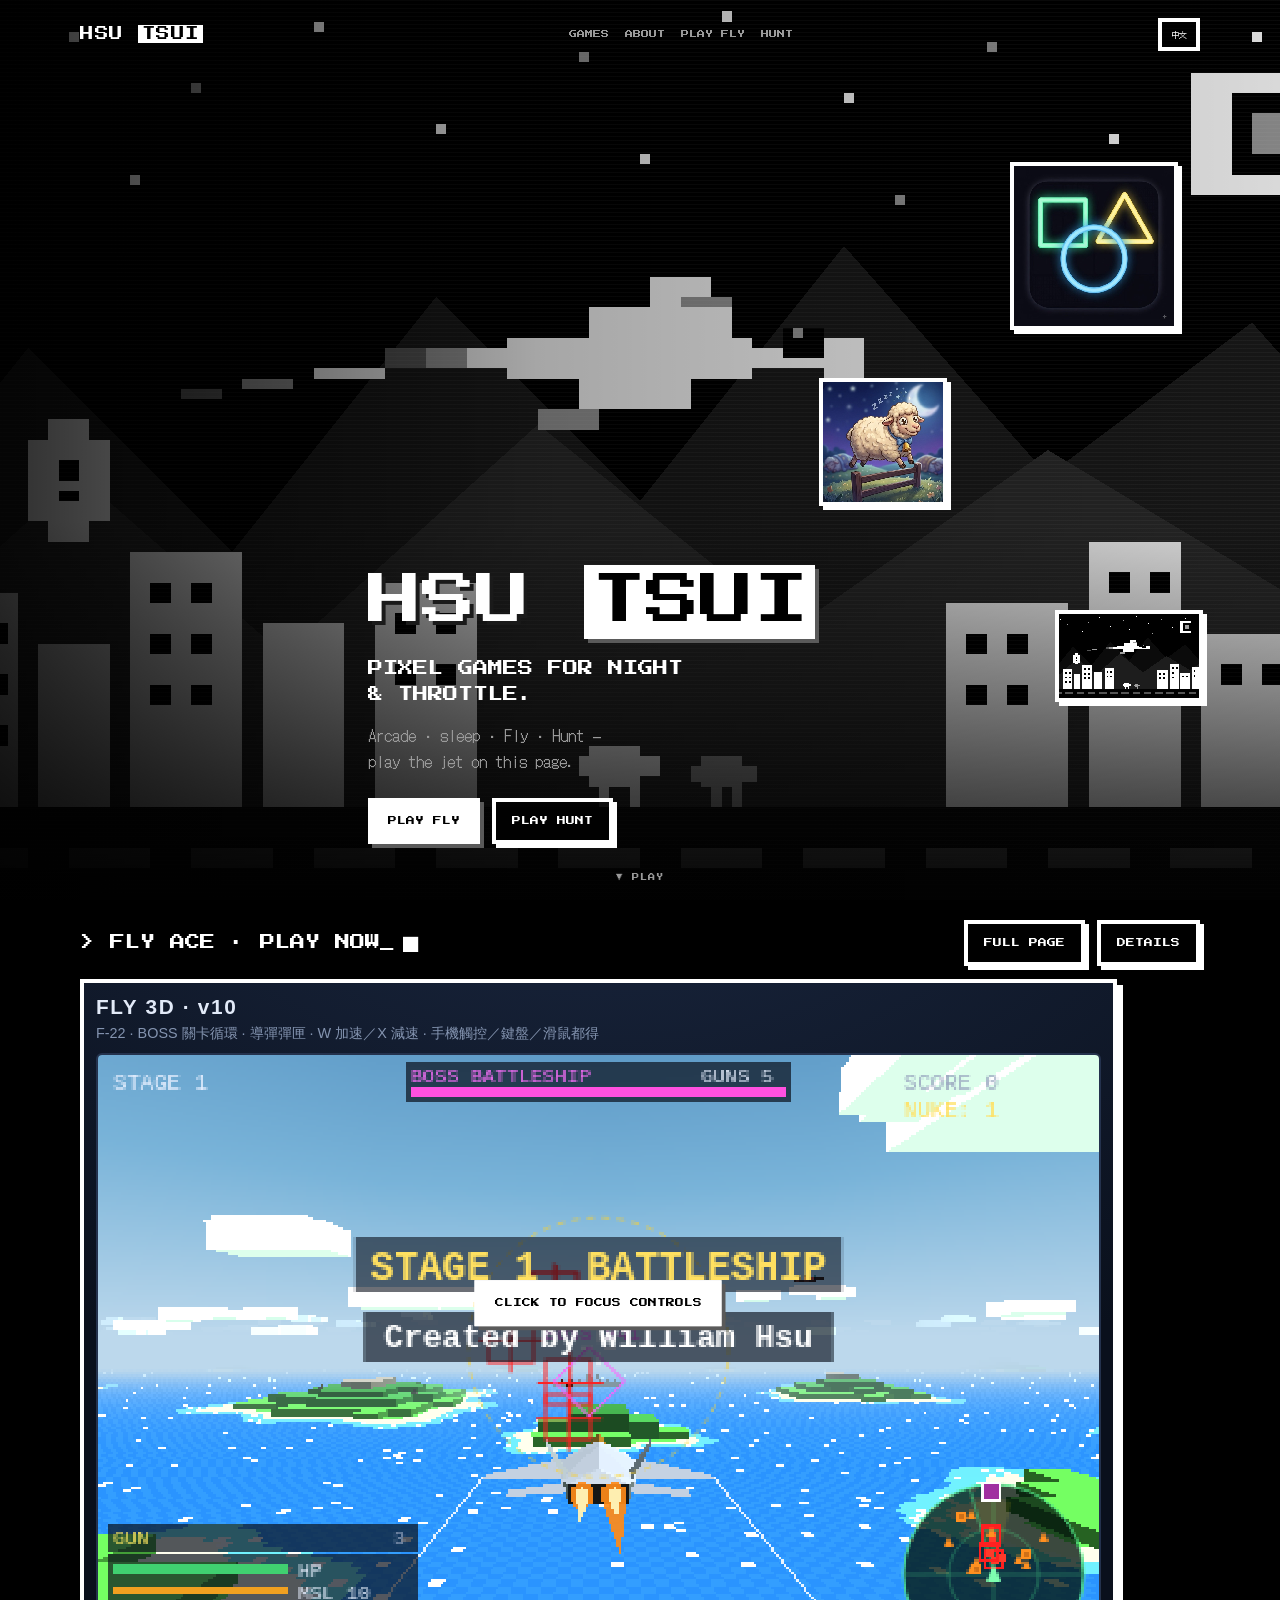
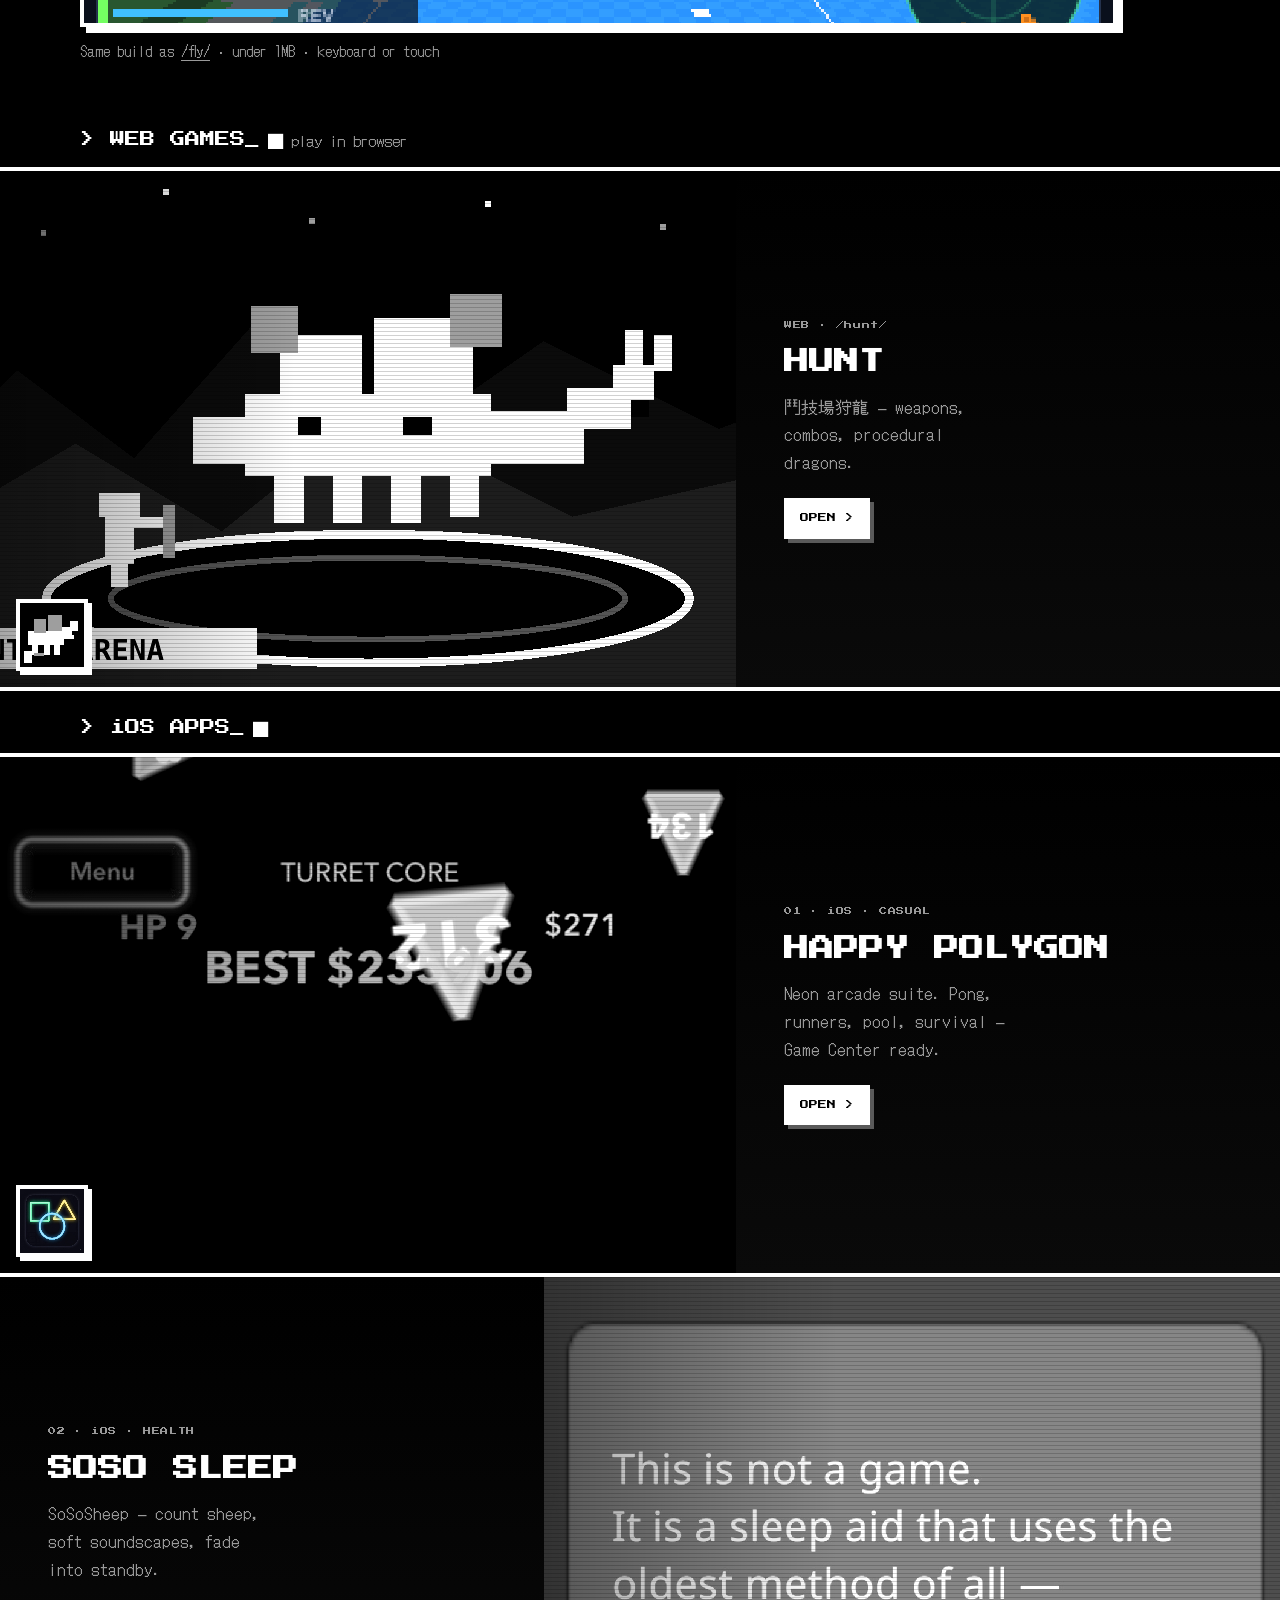
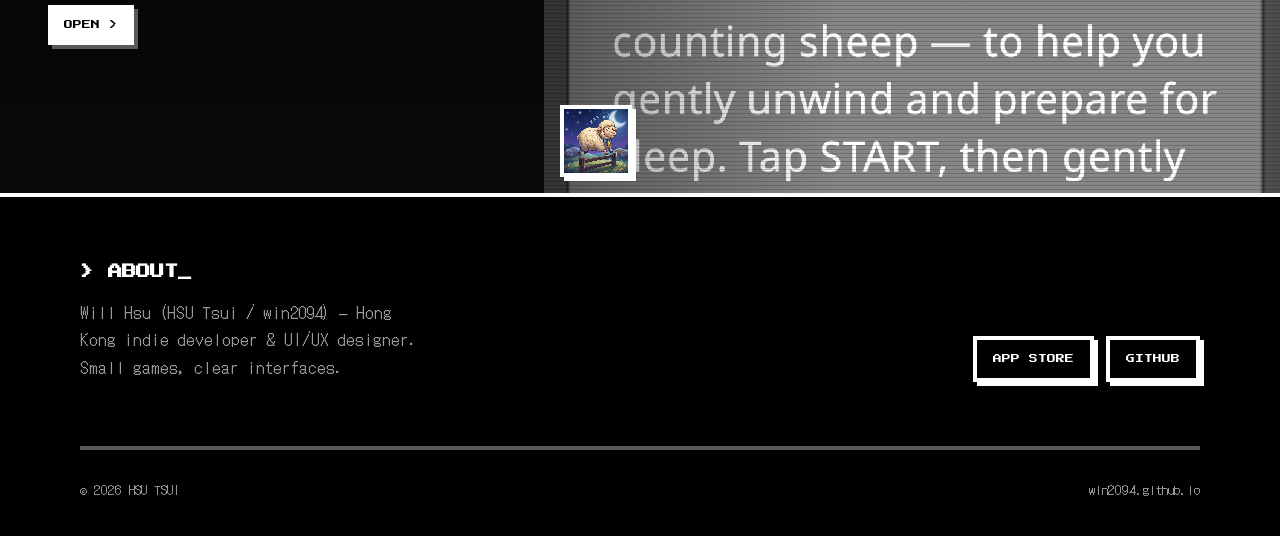
<file: index.html>
<!DOCTYPE html>
<html lang="en" data-lang="en">
<head>
  <meta charset="UTF-8" />
  <meta name="viewport" content="width=device-width, initial-scale=1, viewport-fit=cover" />
  <meta name="description" content="Games by HSU Tsui (Will Hsu / win2094) — Happy Polygon, SoSo Sleep, FLY ACE, and Hunt." />
  <meta name="theme-color" content="#000000" />
  <link rel="icon" href="/favicon.svg" type="image/svg+xml" />
  <title>HSU Tsui — Games</title>
  <link rel="preconnect" href="https://fonts.googleapis.com" />
  <link rel="preconnect" href="https://fonts.gstatic.com" crossorigin />
  <link href="https://fonts.googleapis.com/css2?family=DotGothic16&family=Noto+Sans+TC:wght@400;700&family=Press+Start+2P&display=swap" rel="stylesheet" />
  <link rel="stylesheet" href="/css/site.css" />
</head>
<body>
  <a class="skip" href="#games">Skip to games</a>

  <header class="site-nav">
    <a class="brand" href="/">HSU <span>TSUI</span></a>
    <nav class="nav-links" aria-label="Primary">
      <a href="#games"><span data-i18n-en>GAMES</span><span data-i18n-zh>作品</span></a>
      <a href="#about"><span data-i18n-en>ABOUT</span><span data-i18n-zh>關於</span></a>
      <a href="#play-fly"><span data-i18n-en>PLAY FLY</span><span data-i18n-zh>玩 FLY</span></a>
      <a href="/hunt/"><span data-i18n-en>HUNT</span><span data-i18n-zh>狩龍</span></a>
    </nav>
    <button type="button" class="lang-toggle" data-lang-toggle>中文</button>
  </header>

  <section class="hero" aria-label="Hero">
    <div class="hero-stage" aria-hidden="true">
      <img class="hero-scene" src="/assets/fly/hero-scene.svg" width="1600" height="900" alt="" />
      <div class="scan"></div>
      <div class="vignette"></div>
    </div>

    <div class="hero-bits" aria-hidden="true">
      <div class="bit bit-a">
        <img class="app-icon" src="/assets/happy-polygon/icon.jpg" alt="" width="168" height="168" />
      </div>
      <div class="bit bit-b">
        <img class="app-icon" src="/assets/soso-sleep/icon.jpg" alt="" width="128" height="128" />
      </div>
      <div class="bit bit-c">
        <img src="/assets/fly/hero-scene.svg" alt="" width="220" height="140" />
      </div>
    </div>

    <div class="hero-copy">
      <p class="brand-mark">HSU <em>TSUI</em></p>
      <h1>
        <span data-i18n-en>PIXEL GAMES FOR NIGHT &amp; THROTTLE.</span>
        <span data-i18n-zh>黑夜與油門的像素遊戲。</span>
      </h1>
      <p class="lede">
        <span data-i18n-en>Arcade · sleep · Fly · Hunt — play the jet on this page.</span>
        <span data-i18n-zh>街機 · 助眠 · Fly · 狩龍——主頁可玩戰機。</span>
      </p>
      <div class="cta-row">
        <a class="btn btn-primary" href="#play-fly">
          <span data-i18n-en>PLAY FLY</span><span data-i18n-zh>玩 FLY</span>
        </a>
        <a class="btn btn-ghost" href="/hunt/">
          <span data-i18n-en>PLAY HUNT</span><span data-i18n-zh>玩狩龍</span>
        </a>
      </div>
    </div>
    <div class="scroll-cue" aria-hidden="true">▼ PLAY</div>
  </section>

  <section class="fly-play" id="play-fly" aria-label="Play FLY ACE">
    <div class="fly-play-head">
      <p class="section-label" style="padding:0;margin:0;width:auto">
        <span data-i18n-en>> FLY ACE · PLAY NOW_</span>
        <span data-i18n-zh>> FLY ACE · 立即玩_</span>
        <span class="blink">█</span>
      </p>
      <div class="cta-row">
        <a class="btn btn-ghost" href="/fly/" target="_blank" rel="noopener">
          <span data-i18n-en>FULL PAGE</span><span data-i18n-zh>全頁開啟</span>
        </a>
        <a class="btn btn-ghost" href="/games/fly/">
          <span data-i18n-en>DETAILS</span><span data-i18n-zh>詳情</span>
        </a>
      </div>
    </div>
    <div class="fly-embed">
      <iframe
        id="fly-frame"
        title="FLY ACE — playable"
        src="/fly/"
        loading="eager"
        allow="autoplay; gamepad; fullscreen"
        referrerpolicy="same-origin"
      ></iframe>
      <button type="button" class="fly-focus btn btn-primary" data-fly-focus>
        <span data-i18n-en>CLICK TO FOCUS CONTROLS</span>
        <span data-i18n-zh>撳一下開始操作</span>
      </button>
    </div>
    <p class="fly-hint">
      <span data-i18n-en>Same build as <a href="/fly/">/fly/</a> · under 1MB · keyboard or touch</span>
      <span data-i18n-zh>與 <a href="/fly/">/fly/</a> 同一版本 · 不到 1MB · 鍵盤或觸控</span>
    </p>
  </section>

  <p class="section-label" id="games">
    <span data-i18n-en>> WEB GAMES_</span>
    <span data-i18n-zh>> 網頁遊戲_</span>
    <span class="blink">█</span>
    <span class="hint">
      <span data-i18n-en>play in browser</span>
      <span data-i18n-zh>瀏覽器可玩</span>
    </span>
  </p>

  <div class="games-band-wrap">
    <a class="game-band reveal" href="/games/hunt/">
      <div class="band-art">
        <img class="shot" src="/assets/hunt/scene.svg" alt="Hunt arena pixel art" width="900" height="560" loading="lazy" />
        <div class="pixel-overlay"></div>
        <div class="stamp"><img src="/assets/hunt/tile.svg" alt="" width="72" height="72" /></div>
      </div>
      <div class="band-copy">
        <span class="tag">WEB · /hunt/</span>
        <h2>HUNT</h2>
        <p>
          <span data-i18n-en>鬥技場狩龍 — weapons, combos, procedural dragons.</span>
          <span data-i18n-zh>鬥技場狩龍——武器連招，程序生成巨龍。</span>
        </p>
        <span class="go"><span data-i18n-en>OPEN ></span><span data-i18n-zh>詳情 ></span></span>
      </div>
    </a>
  </div>

  <p class="section-label">
    <span data-i18n-en>> iOS APPS_</span>
    <span data-i18n-zh>> iOS App_</span>
    <span class="blink">█</span>
  </p>

  <div class="games-band-wrap">
    <a class="game-band reveal" href="/games/happy-polygon/">
      <div class="band-art">
        <img class="shot" src="/assets/happy-polygon/shot-1.jpg" alt="Happy Polygon gameplay" width="900" height="1200" loading="lazy" />
        <div class="pixel-overlay"></div>
        <div class="stamp"><img class="app-icon" src="/assets/happy-polygon/icon.jpg" alt="" width="72" height="72" /></div>
      </div>
      <div class="band-copy">
        <span class="tag">01 · iOS · CASUAL</span>
        <h2>HAPPY POLYGON</h2>
        <p>
          <span data-i18n-en>Neon arcade suite. Pong, runners, pool, survival — Game Center ready.</span>
          <span data-i18n-zh>霓虹街機合集。乒乓、跑酷、撞球、生存——Game Center 上榜。</span>
        </p>
        <span class="go"><span data-i18n-en>OPEN ></span><span data-i18n-zh>詳情 ></span></span>
      </div>
    </a>

    <a class="game-band reveal" href="/games/soso-sleep/">
      <div class="band-art">
        <img class="shot" src="/assets/soso-sleep/shot-1.jpg" alt="SoSoSheep bedtime scene" width="900" height="1200" loading="lazy" />
        <div class="pixel-overlay"></div>
        <div class="stamp"><img class="app-icon" src="/assets/soso-sleep/icon.jpg" alt="" width="72" height="72" /></div>
      </div>
      <div class="band-copy">
        <span class="tag">02 · iOS · HEALTH</span>
        <h2>SOSO SLEEP</h2>
        <p>
          <span data-i18n-en>SoSoSheep — count sheep, soft soundscapes, fade into standby.</span>
          <span data-i18n-zh>SoSoSheep——數羊、聲景，慢慢進入待機入睡。</span>
        </p>
        <span class="go"><span data-i18n-en>OPEN ></span><span data-i18n-zh>詳情 ></span></span>
      </div>
    </a>

  </div>

  <section class="about reveal" id="about">
    <div>
      <h2>
        <span data-i18n-en>> ABOUT_</span>
        <span data-i18n-zh>> 關於_</span>
      </h2>
      <p>
        <span data-i18n-en>Will Hsu (HSU Tsui / win2094) — Hong Kong indie developer &amp; UI/UX designer. Small games, clear interfaces.</span>
        <span data-i18n-zh>許萃（Will Hsu / win2094）——香港獨立開發者與 UI/UX 設計師。小品遊戲，清楚介面。</span>
      </p>
    </div>
    <div class="cta-row">
      <a class="btn btn-ghost" href="https://apps.apple.com/developer/lap-wai-hsu/id6795877907" rel="noopener noreferrer">APP STORE</a>
      <a class="btn btn-ghost" href="https://github.com/win2094" rel="noopener noreferrer">GITHUB</a>
    </div>
  </section>

  <footer class="site-footer">
    <div class="inner">
      <span>© <span id="y"></span> HSU TSUI</span>
      <span>win2094.github.io</span>
    </div>
  </footer>

  <script>
    document.getElementById("y").textContent = new Date().getFullYear();
  </script>
  <script src="/js/site.js" defer></script>
</body>
</html>
</file>
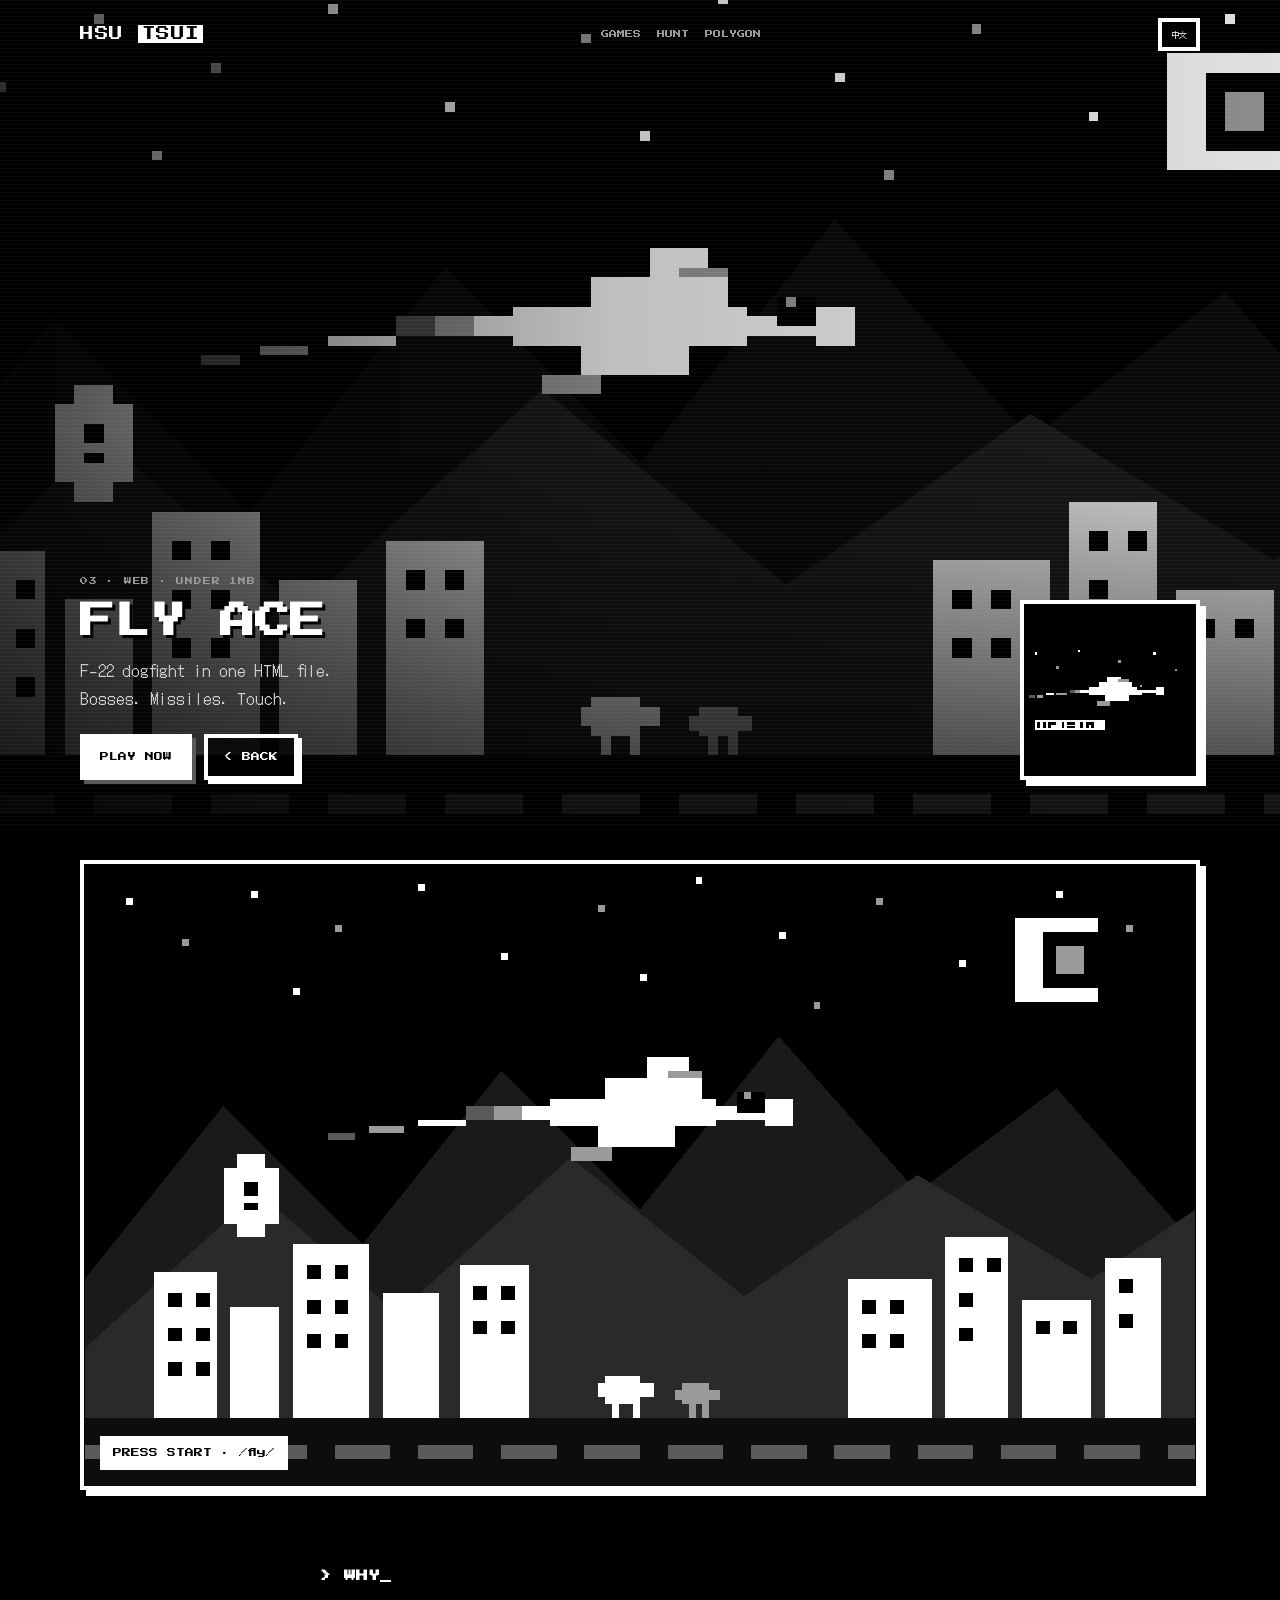
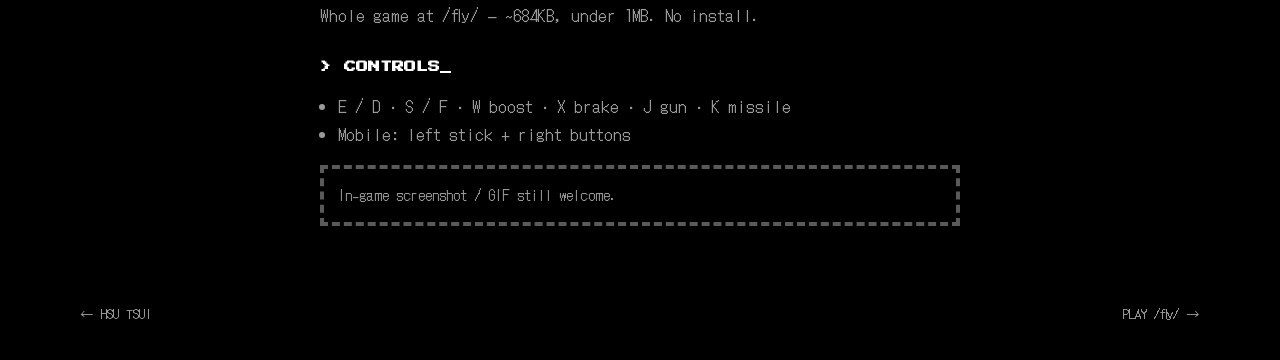
<file: games/fly/index.html>
<!DOCTYPE html>
<html lang="en" data-lang="en">
<head>
  <meta charset="UTF-8" />
  <meta name="viewport" content="width=device-width, initial-scale=1, viewport-fit=cover" />
  <meta name="description" content="FLY ACE — F-22 afterburner dogfight under 1MB. Play at /fly/." />
  <meta name="theme-color" content="#000000" />
  <link rel="icon" href="/favicon.svg" type="image/svg+xml" />
  <title>FLY ACE — HSU Tsui</title>
  <link rel="preconnect" href="https://fonts.googleapis.com" />
  <link rel="preconnect" href="https://fonts.gstatic.com" crossorigin />
  <link href="https://fonts.googleapis.com/css2?family=DotGothic16&family=Noto+Sans+TC:wght@400;700&family=Press+Start+2P&display=swap" rel="stylesheet" />
  <link rel="stylesheet" href="/css/site.css" />
</head>
<body>
  <header class="site-nav">
    <a class="brand" href="/">HSU <span>TSUI</span></a>
    <nav class="nav-links" aria-label="Primary">
      <a href="/#games"><span data-i18n-en>GAMES</span><span data-i18n-zh>作品</span></a>
      <a href="/games/hunt/">HUNT</a>
      <a href="/games/happy-polygon/">POLYGON</a>
    </nav>
    <button type="button" class="lang-toggle" data-lang-toggle>中文</button>
  </header>

  <section class="detail-hero">
    <div class="art-plane" aria-hidden="true">
      <img src="/assets/fly/hero-scene.svg" alt="" width="1600" height="900" />
    </div>
    <div class="detail-copy">
      <div>
        <p class="kicker">03 · WEB · UNDER 1MB</p>
        <h1>FLY ACE</h1>
        <p class="lede">
          <span data-i18n-en>F-22 dogfight in one HTML file. Bosses. Missiles. Touch.</span>
          <span data-i18n-zh>單一 HTML 的 F-22 空戰。Boss。導彈。觸控。</span>
        </p>
        <div class="cta-row">
          <a class="btn btn-primary" href="/fly/"><span data-i18n-en>PLAY NOW</span><span data-i18n-zh>立即玩</span></a>
          <a class="btn btn-ghost" href="/#games"><span data-i18n-en>&lt; BACK</span><span data-i18n-zh>&lt; 返回</span></a>
        </div>
      </div>
      <img class="icon-badge" src="/assets/fly/hero.svg" alt="FLY ACE pixel jet" width="180" height="180" />
    </div>
  </section>

  <a class="play-block reveal" href="/fly/" aria-label="Play FLY ACE">
    <img src="/assets/fly/hero-scene.svg" alt="" width="1120" height="630" />
    <span class="play-label">
      <span data-i18n-en>PRESS START · /fly/</span>
      <span data-i18n-zh>按下開始 · /fly/</span>
    </span>
  </a>

  <article class="prose reveal">
    <h2><span data-i18n-en>> WHY_</span><span data-i18n-zh>> 賣點_</span></h2>
    <p>
      <span data-i18n-en>Whole game at <a href="/fly/">/fly/</a> — ~684KB, under 1MB. No install.</span>
      <span data-i18n-zh>整款遊戲在 <a href="/fly/">/fly/</a>——約 684KB，低於 1MB。免安裝。</span>
    </p>
    <h2><span data-i18n-en>> CONTROLS_</span><span data-i18n-zh>> 操作_</span></h2>
    <ul>
      <li>E / D · S / F · W boost · X brake · J gun · K missile</li>
      <li><span data-i18n-en>Mobile: left stick + right buttons</span><span data-i18n-zh>手機：左搖桿 + 右按鍵</span></li>
    </ul>
    <p class="missing-note">
      <span data-i18n-en>In-game screenshot / GIF still welcome.</span>
      <span data-i18n-zh>仍歡迎補充實機截圖／GIF。</span>
    </p>
  </article>

  <footer class="site-footer">
    <div class="inner">
      <a href="/">← HSU TSUI</a>
      <a href="/fly/">PLAY /fly/ →</a>
    </div>
  </footer>
  <script src="/js/site.js" defer></script>
</body>
</html>
</file>
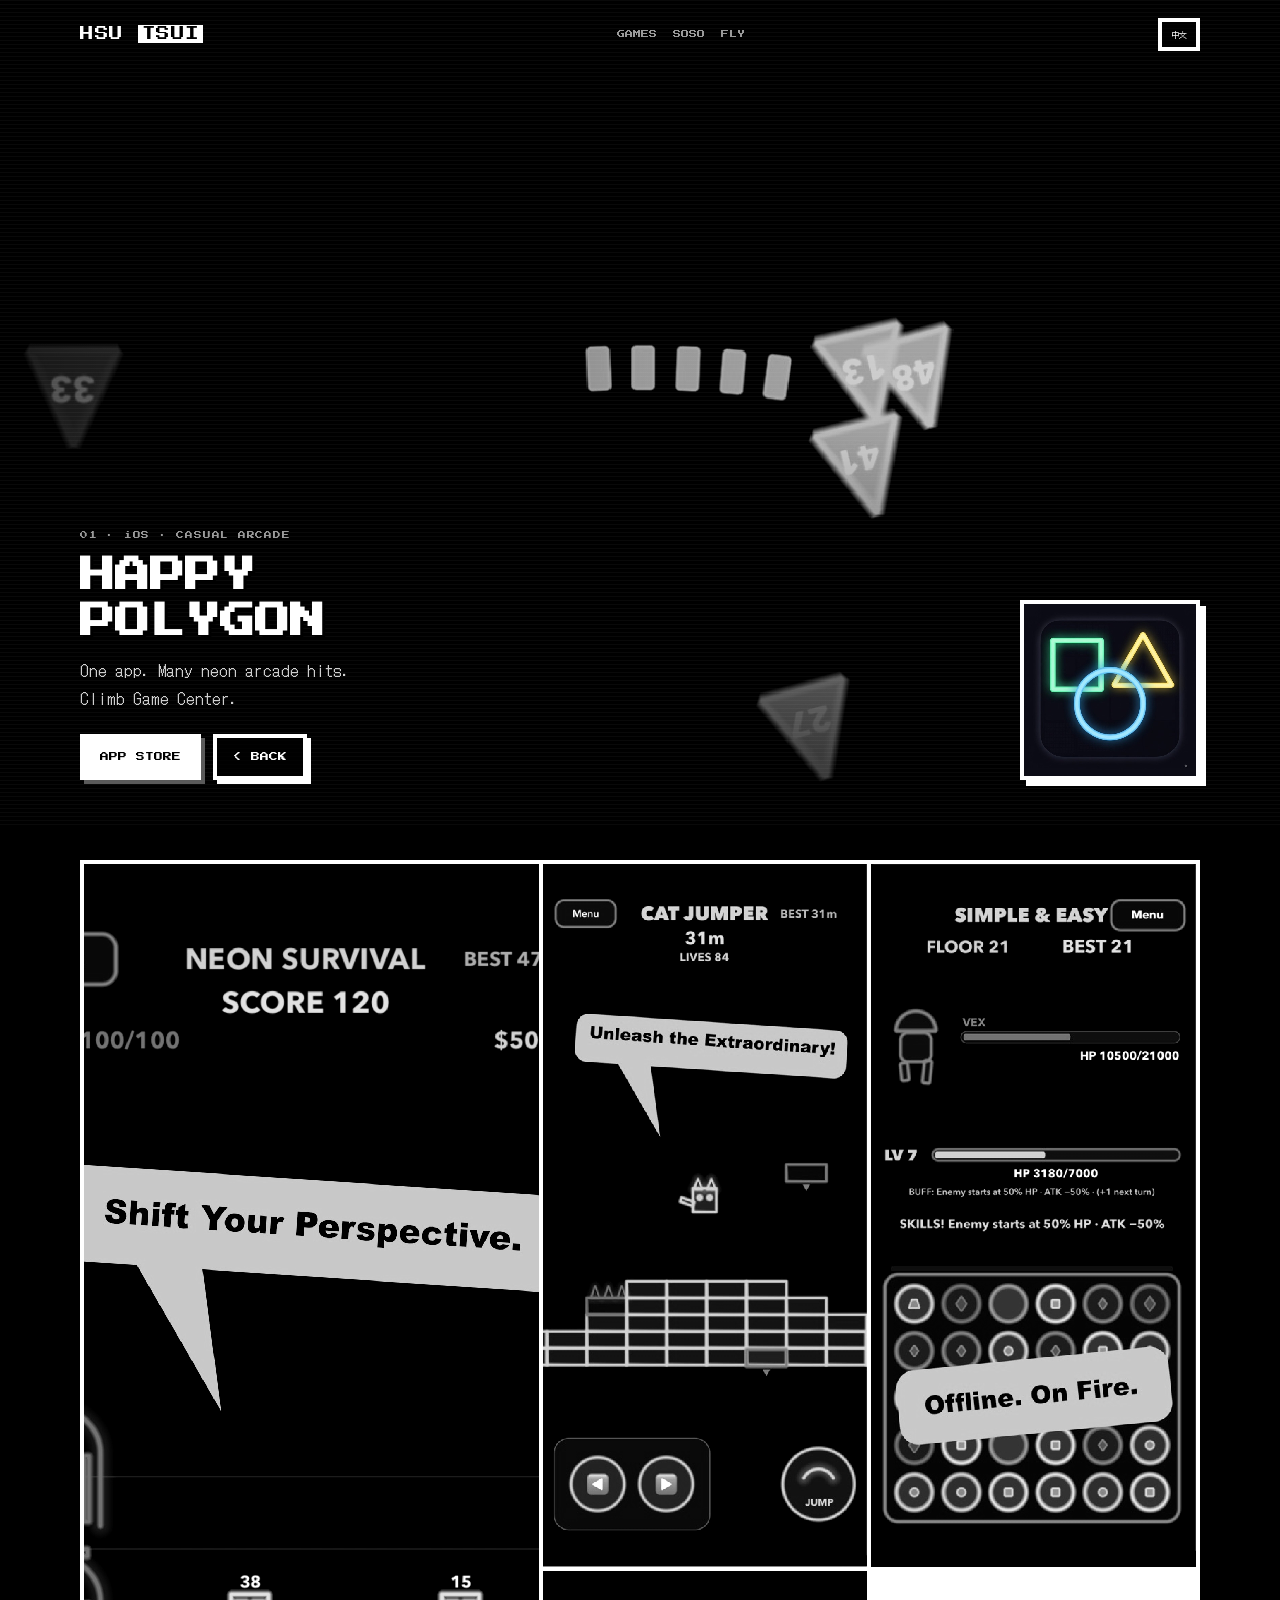
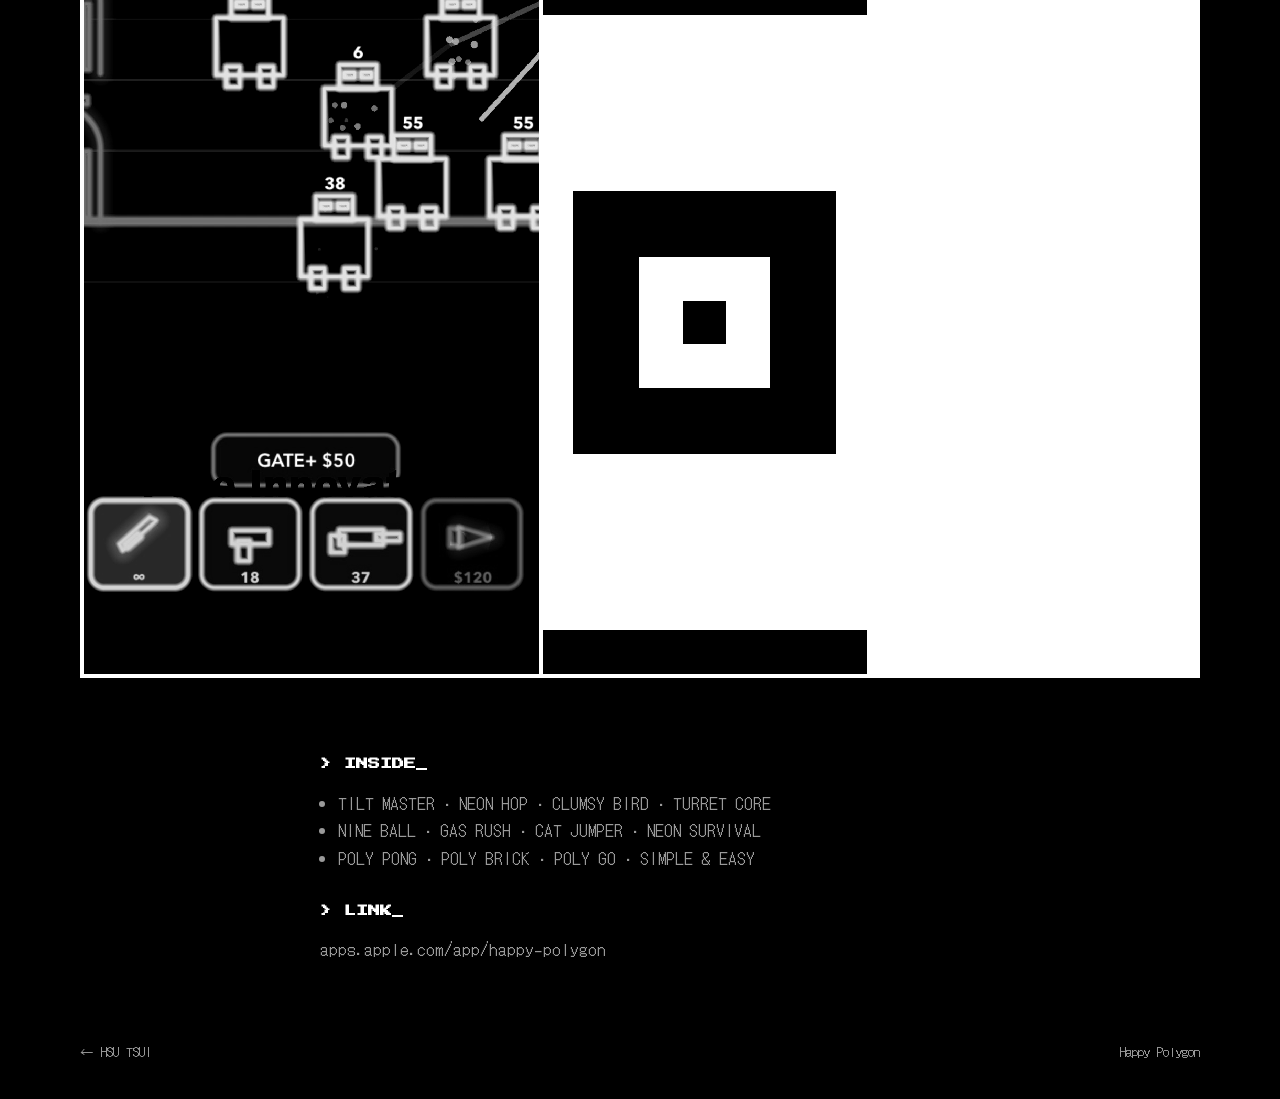
<file: games/happy-polygon/index.html>
<!DOCTYPE html>
<html lang="en" data-lang="en">
<head>
  <meta charset="UTF-8" />
  <meta name="viewport" content="width=device-width, initial-scale=1, viewport-fit=cover" />
  <meta name="description" content="Happy Polygon — neon arcade mini-games by HSU Tsui (LAP WAI HSU)." />
  <meta name="theme-color" content="#000000" />
  <link rel="icon" href="/favicon.svg" type="image/svg+xml" />
  <title>Happy Polygon — HSU Tsui</title>
  <link rel="preconnect" href="https://fonts.googleapis.com" />
  <link rel="preconnect" href="https://fonts.gstatic.com" crossorigin />
  <link href="https://fonts.googleapis.com/css2?family=DotGothic16&family=Noto+Sans+TC:wght@400;700&family=Press+Start+2P&display=swap" rel="stylesheet" />
  <link rel="stylesheet" href="/css/site.css" />
</head>
<body>
  <header class="site-nav">
    <a class="brand" href="/">HSU <span>TSUI</span></a>
    <nav class="nav-links" aria-label="Primary">
      <a href="/#games"><span data-i18n-en>GAMES</span><span data-i18n-zh>作品</span></a>
      <a href="/games/soso-sleep/">SOSO</a>
      <a href="/games/fly/">FLY</a>
    </nav>
    <button type="button" class="lang-toggle" data-lang-toggle>中文</button>
  </header>

  <section class="detail-hero">
    <div class="art-plane" aria-hidden="true">
      <img src="/assets/happy-polygon/shot-1.jpg" alt="" width="1242" height="2688" />
    </div>
    <div class="detail-copy">
      <div>
        <p class="kicker">01 · iOS · CASUAL ARCADE</p>
        <h1>HAPPY<br/>POLYGON</h1>
        <p class="lede">
          <span data-i18n-en>One app. Many neon arcade hits. Climb Game Center.</span>
          <span data-i18n-zh>一 App，多款霓虹街機。挑戰 Game Center。</span>
        </p>
        <div class="cta-row">
          <a class="btn btn-primary" href="https://apps.apple.com/app/happy-polygon/id6800785467" rel="noopener noreferrer">APP STORE</a>
          <a class="btn btn-ghost" href="/#games"><span data-i18n-en>&lt; BACK</span><span data-i18n-zh>&lt; 返回</span></a>
        </div>
      </div>
      <img class="icon-badge app-icon" src="/assets/happy-polygon/icon.jpg" alt="Happy Polygon icon" width="180" height="180" />
    </div>
  </section>

  <div class="shot-wall reveal">
    <img src="/assets/happy-polygon/shot-2.jpg" alt="Happy Polygon screen 2" loading="lazy" />
    <img src="/assets/happy-polygon/shot-3.jpg" alt="Happy Polygon screen 3" loading="lazy" />
    <img src="/assets/happy-polygon/shot-4.jpg" alt="Happy Polygon screen 4" loading="lazy" />
    <img src="/assets/happy-polygon/tile.svg" alt="" />
  </div>

  <article class="prose reveal">
    <h2><span data-i18n-en>> INSIDE_</span><span data-i18n-zh>> 內含_</span></h2>
    <ul>
      <li>TILT MASTER · NEON HOP · CLUMSY BIRD · TURRET CORE</li>
      <li>NINE BALL · GAS RUSH · CAT JUMPER · NEON SURVIVAL</li>
      <li>POLY PONG · POLY BRICK · POLY GO · SIMPLE &amp; EASY</li>
    </ul>
    <h2><span data-i18n-en>> LINK_</span><span data-i18n-zh>> 連結_</span></h2>
    <p><a href="https://apps.apple.com/app/happy-polygon/id6800785467" rel="noopener noreferrer">apps.apple.com/app/happy-polygon</a></p>
  </article>

  <footer class="site-footer">
    <div class="inner">
      <a href="/">← HSU TSUI</a>
      <span>Happy Polygon</span>
    </div>
  </footer>
  <script src="/js/site.js" defer></script>
</body>
</html>
</file>
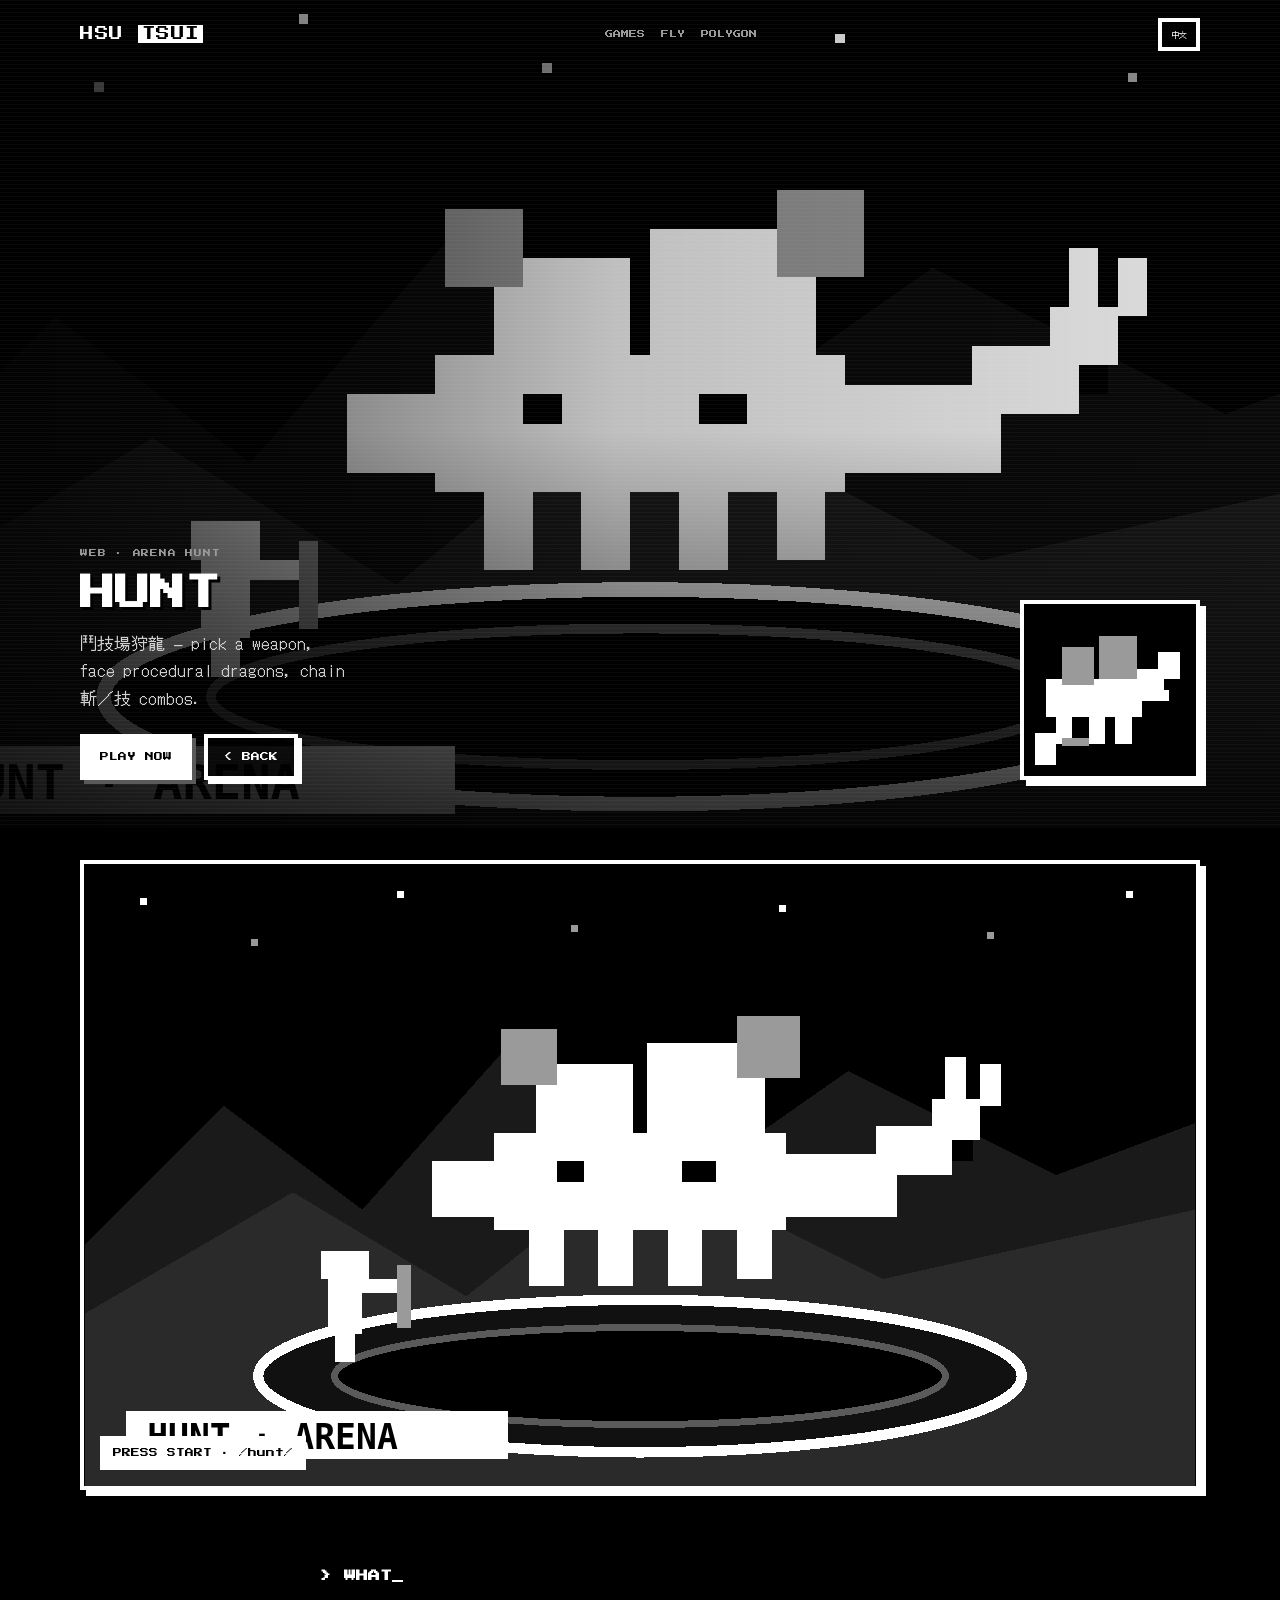
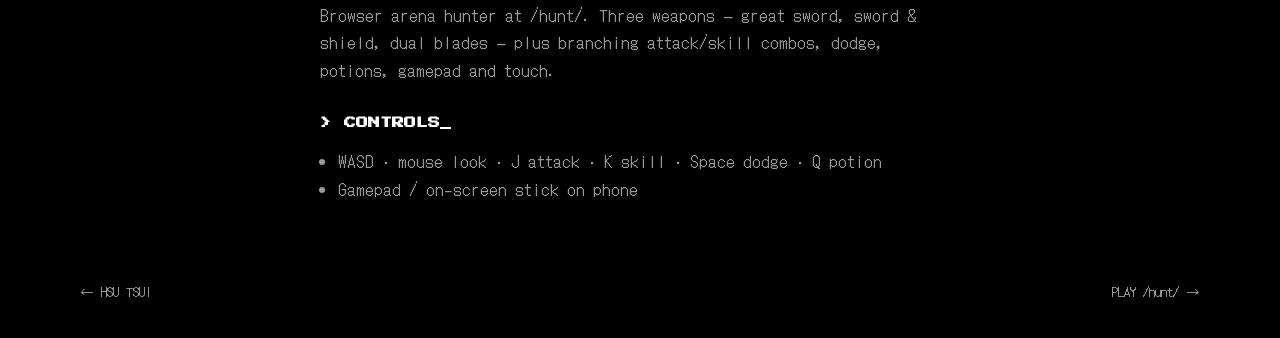
<file: games/hunt/index.html>
<!DOCTYPE html>
<html lang="en" data-lang="en">
<head>
  <meta charset="UTF-8" />
  <meta name="viewport" content="width=device-width, initial-scale=1, viewport-fit=cover" />
  <meta name="description" content="Hunt / 鬥技場狩龍 — arena dragon hunting. Play at /hunt/." />
  <meta name="theme-color" content="#000000" />
  <link rel="icon" href="/favicon.svg" type="image/svg+xml" />
  <title>Hunt — HSU Tsui</title>
  <link rel="preconnect" href="https://fonts.googleapis.com" />
  <link rel="preconnect" href="https://fonts.gstatic.com" crossorigin />
  <link href="https://fonts.googleapis.com/css2?family=DotGothic16&family=Noto+Sans+TC:wght@400;700&family=Press+Start+2P&display=swap" rel="stylesheet" />
  <link rel="stylesheet" href="/css/site.css" />
</head>
<body>
  <header class="site-nav">
    <a class="brand" href="/">HSU <span>TSUI</span></a>
    <nav class="nav-links" aria-label="Primary">
      <a href="/#games"><span data-i18n-en>GAMES</span><span data-i18n-zh>作品</span></a>
      <a href="/games/fly/">FLY</a>
      <a href="/games/happy-polygon/">POLYGON</a>
    </nav>
    <button type="button" class="lang-toggle" data-lang-toggle>中文</button>
  </header>

  <section class="detail-hero">
    <div class="art-plane" aria-hidden="true">
      <img src="/assets/hunt/scene.svg" alt="" width="1600" height="900" />
    </div>
    <div class="detail-copy">
      <div>
        <p class="kicker">WEB · ARENA HUNT</p>
        <h1>HUNT</h1>
        <p class="lede">
          <span data-i18n-en>鬥技場狩龍 — pick a weapon, face procedural dragons, chain 斬／技 combos.</span>
          <span data-i18n-zh>鬥技場狩龍——揀武器、對戰程序生成巨龍，斬／技連招狩獵。</span>
        </p>
        <div class="cta-row">
          <a class="btn btn-primary" href="/hunt/"><span data-i18n-en>PLAY NOW</span><span data-i18n-zh>立即玩</span></a>
          <a class="btn btn-ghost" href="/#games"><span data-i18n-en>&lt; BACK</span><span data-i18n-zh>&lt; 返回</span></a>
        </div>
      </div>
      <img class="icon-badge" src="/assets/hunt/tile.svg" alt="Hunt pixel mark" width="180" height="180" />
    </div>
  </section>

  <a class="play-block reveal" href="/hunt/" aria-label="Play Hunt">
    <img src="/assets/hunt/scene.svg" alt="" width="1120" height="630" loading="lazy" decoding="async" />
    <span class="play-label">
      <span data-i18n-en>PRESS START · /hunt/</span>
      <span data-i18n-zh>按下開始 · /hunt/</span>
    </span>
  </a>

  <article class="prose reveal">
    <h2><span data-i18n-en>> WHAT_</span><span data-i18n-zh>> 簡介_</span></h2>
    <p>
      <span data-i18n-en>Browser arena hunter at <a href="/hunt/">/hunt/</a>. Three weapons — great sword, sword &amp; shield, dual blades — plus branching attack/skill combos, dodge, potions, gamepad and touch.</span>
      <span data-i18n-zh>瀏覽器鬥技場狩獵：<a href="/hunt/">/hunt/</a>。大劍／單手劍／雙刀，斬與技分支連招，翻滾、藥、手掣與觸控。</span>
    </p>
    <h2><span data-i18n-en>> CONTROLS_</span><span data-i18n-zh>> 操作_</span></h2>
    <ul>
      <li>WASD · mouse look · J attack · K skill · Space dodge · Q potion</li>
      <li><span data-i18n-en>Gamepad / on-screen stick on phone</span><span data-i18n-zh>手掣／手機虛擬搖桿</span></li>
    </ul>
  </article>

  <footer class="site-footer">
    <div class="inner">
      <a href="/">← HSU TSUI</a>
      <a href="/hunt/">PLAY /hunt/ →</a>
    </div>
  </footer>
  <script src="/js/site.js" defer></script>
</body>
</html>
</file>
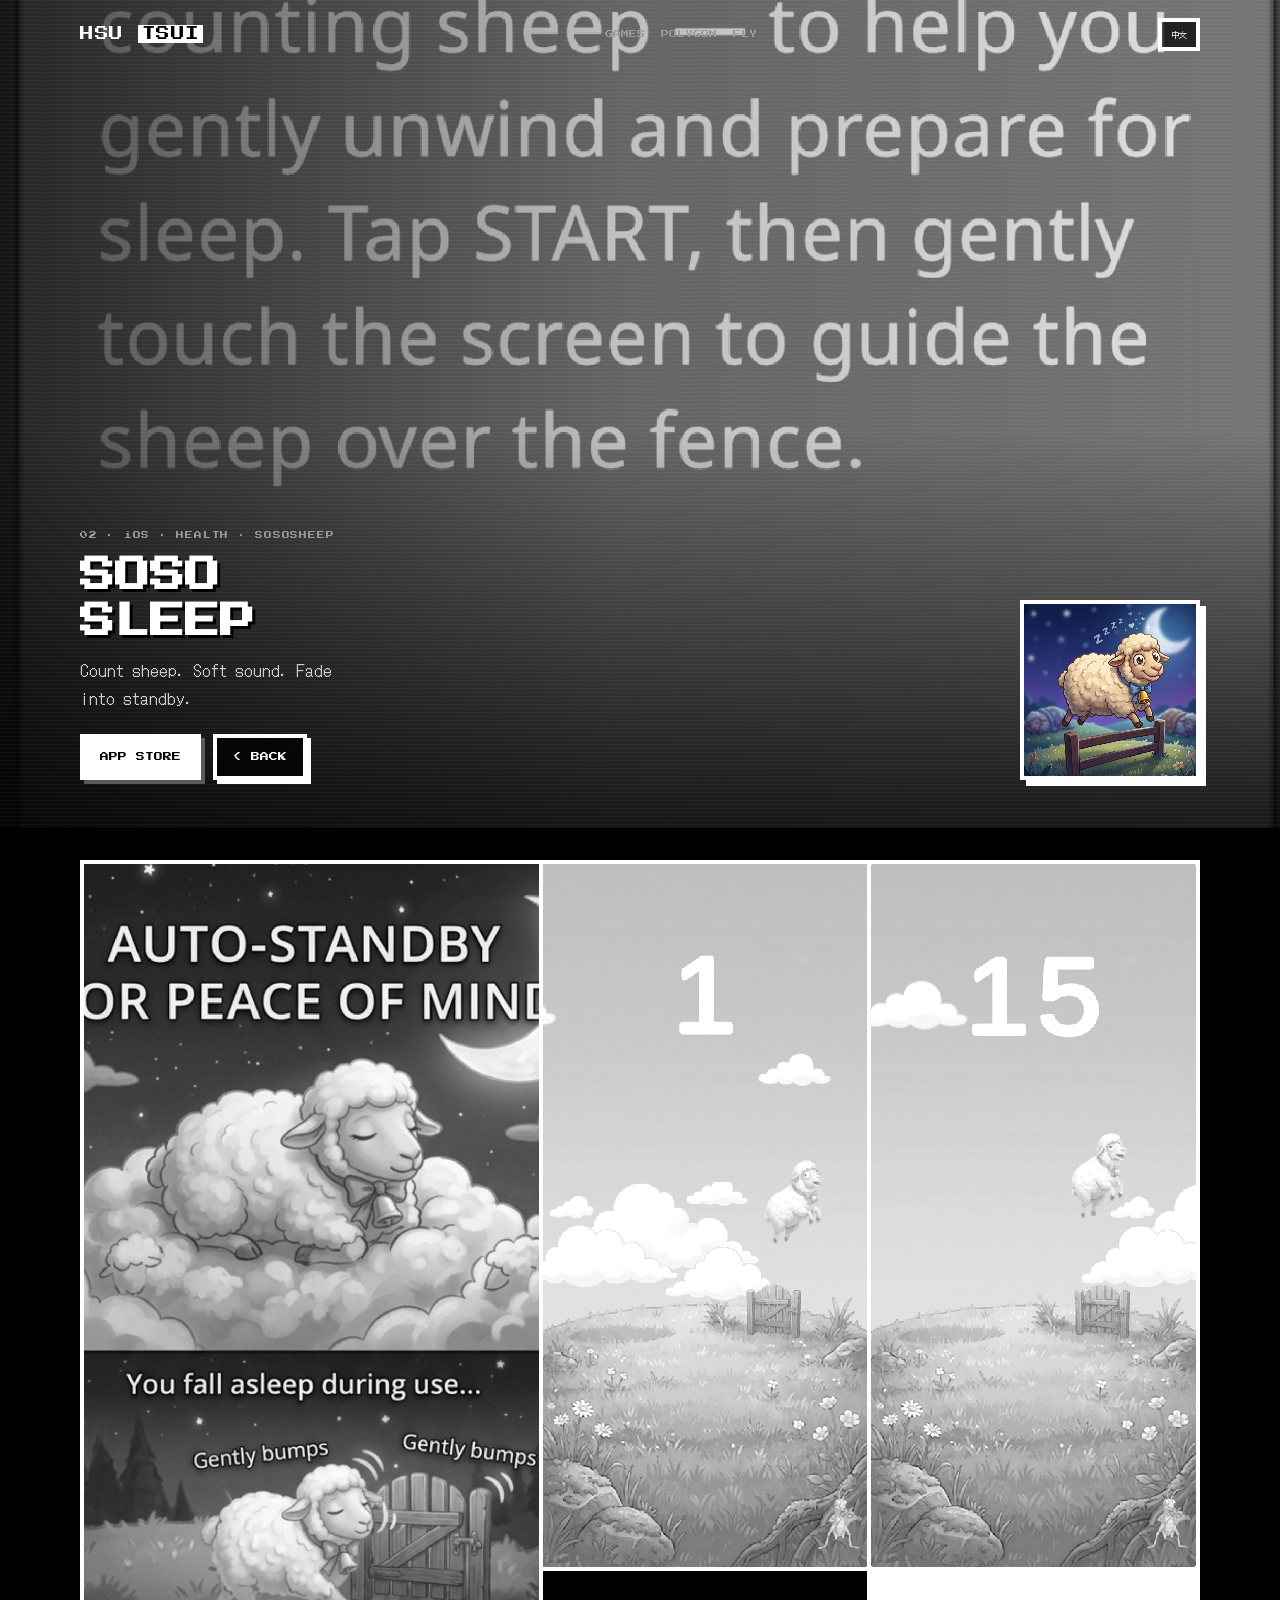
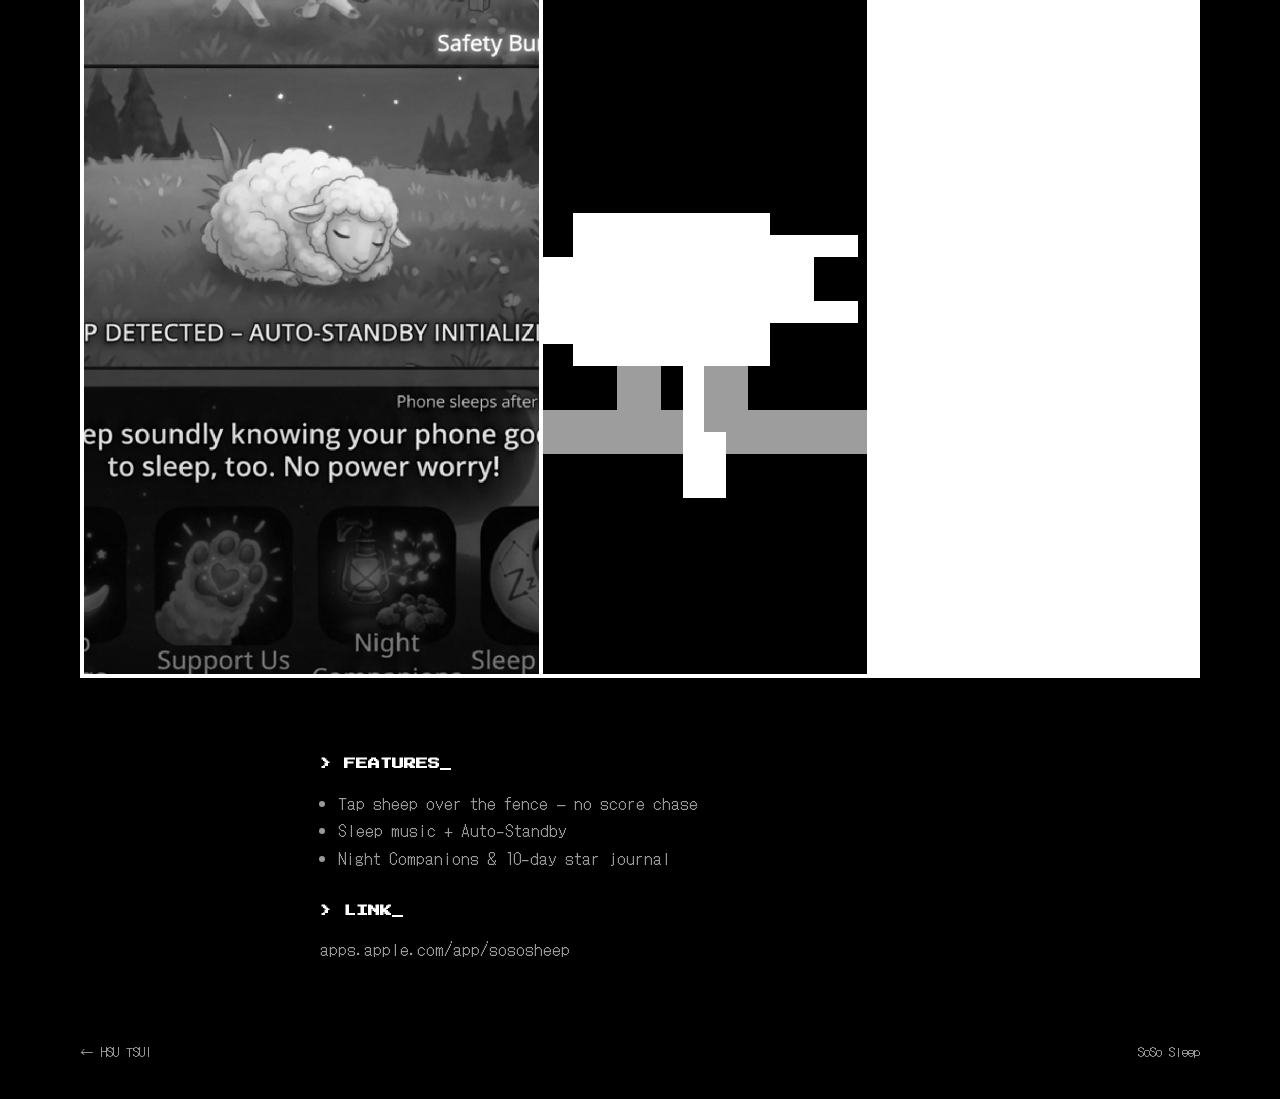
<file: games/soso-sleep/index.html>
<!DOCTYPE html>
<html lang="en" data-lang="en">
<head>
  <meta charset="UTF-8" />
  <meta name="viewport" content="width=device-width, initial-scale=1, viewport-fit=cover" />
  <meta name="description" content="SoSo Sleep / SoSoSheep — count sheep and wind down. By HSU Tsui." />
  <meta name="theme-color" content="#000000" />
  <link rel="icon" href="/favicon.svg" type="image/svg+xml" />
  <title>SoSo Sleep — HSU Tsui</title>
  <link rel="preconnect" href="https://fonts.googleapis.com" />
  <link rel="preconnect" href="https://fonts.gstatic.com" crossorigin />
  <link href="https://fonts.googleapis.com/css2?family=DotGothic16&family=Noto+Sans+TC:wght@400;700&family=Press+Start+2P&display=swap" rel="stylesheet" />
  <link rel="stylesheet" href="/css/site.css" />
</head>
<body>
  <header class="site-nav">
    <a class="brand" href="/">HSU <span>TSUI</span></a>
    <nav class="nav-links" aria-label="Primary">
      <a href="/#games"><span data-i18n-en>GAMES</span><span data-i18n-zh>作品</span></a>
      <a href="/games/happy-polygon/">POLYGON</a>
      <a href="/games/fly/">FLY</a>
    </nav>
    <button type="button" class="lang-toggle" data-lang-toggle>中文</button>
  </header>

  <section class="detail-hero">
    <div class="art-plane" aria-hidden="true">
      <img src="/assets/soso-sleep/shot-1.jpg" alt="" width="1242" height="2688" />
    </div>
    <div class="detail-copy">
      <div>
        <p class="kicker">02 · iOS · HEALTH · SOSOSHEEP</p>
        <h1>SOSO<br/>SLEEP</h1>
        <p class="lede">
          <span data-i18n-en>Count sheep. Soft sound. Fade into standby.</span>
          <span data-i18n-zh>數羊。柔和聲景。慢慢進入待機。</span>
        </p>
        <div class="cta-row">
          <a class="btn btn-primary" href="https://apps.apple.com/app/sososheep/id6795877905" rel="noopener noreferrer">APP STORE</a>
          <a class="btn btn-ghost" href="/#games"><span data-i18n-en>&lt; BACK</span><span data-i18n-zh>&lt; 返回</span></a>
        </div>
      </div>
      <img class="icon-badge app-icon" src="/assets/soso-sleep/icon.jpg" alt="SoSoSheep icon" width="180" height="180" />
    </div>
  </section>

  <div class="shot-wall reveal">
    <img src="/assets/soso-sleep/shot-2.jpg" alt="SoSoSheep screen 2" loading="lazy" />
    <img src="/assets/soso-sleep/shot-3.jpg" alt="SoSoSheep screen 3" loading="lazy" />
    <img src="/assets/soso-sleep/shot-4.jpg" alt="SoSoSheep screen 4" loading="lazy" />
    <img src="/assets/soso-sleep/tile.svg" alt="" />
  </div>

  <article class="prose reveal">
    <h2><span data-i18n-en>> FEATURES_</span><span data-i18n-zh>> 重點_</span></h2>
    <ul>
      <li><span data-i18n-en>Tap sheep over the fence — no score chase</span><span data-i18n-zh>輕點綿羊過圍欄——不拼分數</span></li>
      <li><span data-i18n-en>Sleep music + Auto-Standby</span><span data-i18n-zh>助眠音樂 + 自動待機</span></li>
      <li><span data-i18n-en>Night Companions &amp; 10-day star journal</span><span data-i18n-zh>夜間同伴與十日星圖日記</span></li>
    </ul>
    <h2><span data-i18n-en>> LINK_</span><span data-i18n-zh>> 連結_</span></h2>
    <p><a href="https://apps.apple.com/app/sososheep/id6795877905" rel="noopener noreferrer">apps.apple.com/app/sososheep</a></p>
  </article>

  <footer class="site-footer">
    <div class="inner">
      <a href="/">← HSU TSUI</a>
      <span>SoSo Sleep</span>
    </div>
  </footer>
  <script src="/js/site.js" defer></script>
</body>
</html>
</file>
<file: css/site.css>
:root {
  --bg: #000;
  --fg: #fff;
  --dim: #9a9a9a;
  --mid: #5a5a5a;
  --panel: #0a0a0a;
  --pixel: 4px;
  --font-pixel: "Press Start 2P", "DotGothic16", monospace;
  --font-body: "DotGothic16", "Noto Sans TC", monospace;
  --max: 1120px;
}

*,
*::before,
*::after { box-sizing: border-box; }

html {
  scroll-behavior: smooth;
  image-rendering: pixelated;
}

body {
  margin: 0;
  min-height: 100%;
  color: var(--fg);
  background: var(--bg);
  font-family: var(--font-body);
  font-size: 1.05rem;
  line-height: 1.65;
  -webkit-font-smoothing: none;
}

img {
  max-width: 100%;
  display: block;
  image-rendering: pixelated;
  image-rendering: crisp-edges;
}

a { color: inherit; text-decoration: none; }
a:hover { text-decoration: underline; text-underline-offset: 4px; }

.skip {
  position: absolute;
  left: -999px;
  top: 0;
  z-index: 100;
  background: var(--fg);
  color: var(--bg);
  padding: 0.6rem 1rem;
  font-family: var(--font-pixel);
  font-size: 0.65rem;
}
.skip:focus { left: 1rem; top: 1rem; }

/* —— Nav —— */
.site-nav {
  position: absolute;
  inset: 0 0 auto;
  z-index: 30;
  display: flex;
  align-items: center;
  justify-content: space-between;
  gap: 1rem;
  width: min(100% - 2rem, var(--max));
  margin: 0 auto;
  padding: 1.1rem 0;
  mix-blend-mode: normal;
}

.brand {
  font-family: var(--font-pixel);
  font-size: clamp(0.65rem, 2vw, 0.85rem);
  letter-spacing: 0.04em;
}
.brand span {
  background: var(--fg);
  color: var(--bg);
  padding: 0.15em 0.25em;
}

.nav-links {
  display: flex;
  gap: 1rem;
  font-family: var(--font-pixel);
  font-size: 0.5rem;
  color: var(--dim);
}
.nav-links a:hover,
.nav-links a[aria-current="page"] {
  color: var(--fg);
  text-decoration: none;
}

.lang-toggle {
  border: var(--pixel) solid var(--fg);
  background: rgba(0, 0, 0, 0.7);
  color: var(--fg);
  font-family: var(--font-pixel);
  font-size: 0.5rem;
  padding: 0.45rem 0.55rem;
  cursor: pointer;
}
.lang-toggle:hover {
  background: var(--fg);
  color: var(--bg);
}

/* —— HERO: one full-bleed composition —— */
.hero {
  position: relative;
  min-height: 100svh;
  display: grid;
  align-items: end;
  overflow: hidden;
  isolation: isolate;
}

.hero-stage {
  position: absolute;
  inset: 0;
  z-index: 0;
  background: #000;
}

.hero-stage img.hero-scene {
  width: 100%;
  height: 100%;
  object-fit: cover;
  object-position: center 40%;
  image-rendering: pixelated;
  transform: scale(1.02);
  animation: scene-pan 12s steps(24) infinite alternate;
}

.hero-stage .scan {
  position: absolute;
  inset: 0;
  pointer-events: none;
  background: repeating-linear-gradient(
    0deg,
    transparent 0 3px,
    rgba(255, 255, 255, 0.045) 3px 4px
  );
  animation: scan-drift 4s linear infinite;
}

.hero-stage .vignette {
  position: absolute;
  inset: 0;
  pointer-events: none;
  background:
    linear-gradient(90deg, rgba(0, 0, 0, 0.82) 0%, rgba(0, 0, 0, 0.35) 42%, rgba(0, 0, 0, 0.15) 100%),
    linear-gradient(0deg, rgba(0, 0, 0, 0.88) 0%, transparent 42%);
}

.hero-bits {
  position: absolute;
  inset: 0;
  pointer-events: none;
  z-index: 1;
}

.hero-bits .bit {
  position: absolute;
  border: var(--pixel) solid var(--fg);
  background: #000;
  box-shadow: var(--pixel) var(--pixel) 0 #fff;
  animation: pixel-bob 1.4s steps(4) infinite;
}

.hero-bits .bit img {
  width: 100%;
  height: 100%;
  object-fit: cover;
}

.hero-bits .bit img:not(.app-icon) {
  filter: grayscale(1) contrast(1.15);
}

/* Real-color App Store icons */
.app-icon,
img.app-icon {
  filter: none !important;
}

.hero-bits .bit-a {
  width: min(22vw, 168px);
  aspect-ratio: 1;
  right: 8%;
  top: 18%;
  animation-delay: 0s;
}

.hero-bits .bit-b {
  width: min(18vw, 128px);
  aspect-ratio: 1;
  right: 26%;
  top: 42%;
  animation-delay: 0.35s;
}

.hero-bits .bit-c {
  width: min(20vw, 148px);
  aspect-ratio: 16 / 10;
  right: 6%;
  bottom: 22%;
  animation-delay: 0.7s;
}

.hero-copy {
  position: relative;
  z-index: 2;
  width: min(100% - 2rem, var(--max));
  margin: 0 auto;
  padding: 6.5rem 0 3.5rem;
  max-width: 34rem;
}

.hero-copy .brand-mark {
  margin: 0 0 1.1rem;
  font-family: var(--font-pixel);
  font-size: clamp(1.6rem, 7vw, 3.4rem);
  line-height: 1.2;
  text-shadow: 4px 4px 0 #1a1a1a;
}

.hero-copy .brand-mark em {
  font-style: normal;
  display: inline-block;
  background: var(--fg);
  color: var(--bg);
  padding: 0.08em 0.14em;
  box-shadow: 4px 4px 0 #5a5a5a;
  text-shadow: none;
}

.hero-copy h1 {
  margin: 0 0 0.85rem;
  font-family: var(--font-pixel);
  font-weight: 400;
  font-size: clamp(0.7rem, 2.2vw, 0.95rem);
  line-height: 1.7;
  max-width: 22ch;
}

.hero-copy .lede {
  margin: 0 0 1.5rem;
  color: var(--dim);
  max-width: 34ch;
  font-size: 1rem;
}

.cta-row {
  display: flex;
  flex-wrap: wrap;
  gap: 0.75rem;
}

.btn {
  display: inline-flex;
  align-items: center;
  justify-content: center;
  min-height: 2.85rem;
  padding: 0.7rem 1rem;
  font-family: var(--font-pixel);
  font-size: 0.55rem;
  border: var(--pixel) solid var(--fg);
  line-height: 1.3;
}
.btn:hover { text-decoration: none; }

.btn-primary {
  background: var(--fg);
  color: var(--bg);
  box-shadow: 4px 4px 0 var(--mid);
}
.btn-primary:hover {
  transform: translate(-2px, -2px);
  box-shadow: 6px 6px 0 var(--fg);
}

.btn-ghost {
  background: rgba(0, 0, 0, 0.75);
  color: var(--fg);
  box-shadow: 4px 4px 0 var(--fg);
}
.btn-ghost:hover {
  background: var(--fg);
  color: var(--bg);
}

.scroll-cue {
  position: absolute;
  z-index: 2;
  left: 50%;
  bottom: 1rem;
  transform: translateX(-50%);
  font-family: var(--font-pixel);
  font-size: 0.45rem;
  color: var(--dim);
  letter-spacing: 0.12em;
  animation: blink 1.2s steps(2) infinite;
}

/* —— Homepage FLY embed —— */
.fly-play {
  width: min(100% - 2rem, var(--max));
  margin: 0 auto;
  padding: 1.25rem 0 2.5rem;
}

.fly-play-head {
  display: flex;
  flex-wrap: wrap;
  align-items: center;
  justify-content: space-between;
  gap: 0.85rem 1.25rem;
  margin-bottom: 0.85rem;
}

.fly-embed {
  position: relative;
  border: var(--pixel) solid var(--fg);
  box-shadow: 6px 6px 0 #fff;
  background: #000;
  aspect-ratio: 16 / 10;
  min-height: 280px;
  max-height: min(72svh, 720px);
  overflow: hidden;
}

.fly-embed iframe {
  display: block;
  width: 100%;
  height: 100%;
  border: 0;
  background: #000;
}

.fly-embed .fly-focus {
  position: absolute;
  left: 50%;
  top: 50%;
  transform: translate(-50%, -50%);
  z-index: 2;
  box-shadow: 4px 4px 0 var(--mid);
}

.fly-embed.is-focused .fly-focus {
  display: none;
}

.fly-hint {
  margin: 0.75rem 0 0;
  color: var(--dim);
  font-size: 0.9rem;
}

.fly-hint a {
  text-decoration: underline;
  text-underline-offset: 3px;
}

/* —— Game bands (visual-first) —— */
.games-band-wrap {
  border-top: var(--pixel) solid var(--fg);
}

.game-band {
  position: relative;
  display: grid;
  grid-template-columns: 1.15fr 0.85fr;
  height: min(64svh, 520px);
  min-height: 360px;
  max-height: 520px;
  border-bottom: var(--pixel) solid var(--fg);
  overflow: hidden;
  background: #000;
  text-decoration: none !important;
  color: inherit;
}

.game-band:nth-child(even) {
  grid-template-columns: 0.85fr 1.15fr;
}

.game-band:nth-child(even) .band-art { order: 2; }
.game-band:nth-child(even) .band-copy { order: 1; }

.band-art {
  position: relative;
  min-height: 0;
  height: 100%;
  background: #111;
  overflow: hidden;
}

.band-art img.shot {
  position: absolute;
  inset: 0;
  width: 100%;
  height: 100%;
  object-fit: cover;
  object-position: center top;
  filter: grayscale(1) contrast(1.15);
  transform: scale(1.02);
  transition: transform 0.25s steps(4), filter 0.01s steps(2);
}

.game-band:hover .band-art img.shot {
  
  filter: grayscale(1) contrast(1.28);
  transform: scale(1.06);
}

.band-art .pixel-overlay {
  position: absolute;
  inset: 0;
  pointer-events: none;
  background:
    repeating-linear-gradient(0deg, transparent 0 3px, rgba(0, 0, 0, 0.18) 3px 4px),
    linear-gradient(90deg, rgba(0, 0, 0, 0.35), transparent 40%);
}

.band-art .stamp {
  position: absolute;
  left: 1rem;
  bottom: 1rem;
  width: 72px;
  height: 72px;
  border: var(--pixel) solid var(--fg);
  background: #000;
  box-shadow: 4px 4px 0 #fff;
  z-index: 2;
}
.band-art .stamp img {
  width: 100%;
  height: 100%;
  object-fit: cover;
}

.band-art .stamp img:not(.app-icon) {
  filter: grayscale(1) contrast(1.15);
}

.band-copy {
  display: flex;
  flex-direction: column;
  justify-content: center;
  gap: 0.85rem;
  padding: clamp(1.5rem, 4vw, 3rem);
  background:
    linear-gradient(#000, #0a0a0a),
    url("data:image/svg+xml,%3Csvg xmlns='http://www.w3.org/2000/svg' width='8' height='8'%3E%3Cpath d='M0 0h4v4H0zm4 4h4v4H4z' fill='%23fff' fill-opacity='0.04'/%3E%3C/svg%3E");
  background-size: auto, 8px 8px;
}

.band-copy .tag {
  font-family: var(--font-pixel);
  font-size: 0.5rem;
  color: var(--dim);
  letter-spacing: 0.08em;
}

.band-copy h2 {
  margin: 0;
  font-family: var(--font-pixel);
  font-size: clamp(1rem, 3.2vw, 1.55rem);
  line-height: 1.4;
}

.band-copy p {
  margin: 0;
  color: var(--dim);
  max-width: 28ch;
}

.band-copy .go {
  margin-top: 0.5rem;
  font-family: var(--font-pixel);
  font-size: 0.55rem;
  display: inline-flex;
  align-items: center;
  gap: 0.5rem;
  width: fit-content;
  padding: 0.55rem 0.75rem;
  border: var(--pixel) solid var(--fg);
  background: var(--fg);
  color: var(--bg);
  box-shadow: 4px 4px 0 var(--mid);
}

.game-band:hover .band-copy .go {
  transform: translate(-2px, -2px);
  box-shadow: 6px 6px 0 var(--fg);
}

.section-label {
  width: min(100% - 2rem, var(--max));
  margin: 0 auto;
  padding: 1.5rem 0 0.85rem;
  font-family: var(--font-pixel);
  font-size: clamp(0.7rem, 2vw, 0.95rem);
  display: flex;
  align-items: baseline;
  gap: 0.5rem;
}
.section-label span.hint {
  font-family: var(--font-body);
  font-size: 0.95rem;
  color: var(--dim);
  font-weight: 400;
}

/* —— About —— */
.about {
  width: min(100% - 2rem, var(--max));
  margin: 0 auto;
  padding: 4rem 0;
  display: grid;
  grid-template-columns: 1fr auto;
  gap: 2rem;
  align-items: end;
  border-bottom: var(--pixel) solid var(--mid);
}

.about h2 {
  margin: 0 0 0.85rem;
  font-family: var(--font-pixel);
  font-size: 0.9rem;
}

.about p {
  margin: 0;
  color: var(--dim);
  max-width: 44ch;
}

.site-footer {
  padding: 1.75rem 0 2.25rem;
}
.site-footer .inner {
  width: min(100% - 2rem, var(--max));
  margin: 0 auto;
  display: flex;
  flex-wrap: wrap;
  gap: 0.75rem 1.5rem;
  justify-content: space-between;
  color: var(--dim);
  font-size: 0.85rem;
}

/* —— Detail pages —— */
.detail-hero {
  position: relative;
  min-height: min(92svh, 860px);
  display: grid;
  align-items: end;
  overflow: hidden;
  isolation: isolate;
}

.detail-hero .art-plane {
  position: absolute;
  inset: 0;
  z-index: 0;
  background: #000;
}

.detail-hero .art-plane img {
  width: 100%;
  height: 100%;
  object-fit: cover;
  object-position: center 30%;
  transform: scale(1.06);
  filter: grayscale(1) contrast(1.15);
}

.detail-hero .art-plane::after {
  content: "";
  position: absolute;
  inset: 0;
  background:
    repeating-linear-gradient(0deg, transparent 0 3px, rgba(255, 255, 255, 0.035) 3px 4px),
    linear-gradient(90deg, rgba(0, 0, 0, 0.72) 0%, rgba(0, 0, 0, 0.25) 48%, rgba(0, 0, 0, 0.12) 100%),
    linear-gradient(0deg, rgba(0, 0, 0, 0.78) 0%, transparent 48%);
}

.detail-copy {
  position: relative;
  z-index: 2;
  width: min(100% - 2rem, var(--max));
  margin: 0 auto;
  padding: 7rem 0 3rem;
  display: grid;
  grid-template-columns: minmax(0, 1fr) auto;
  gap: 1.5rem;
  align-items: end;
}

.kicker {
  margin: 0 0 0.7rem;
  font-family: var(--font-pixel);
  font-size: 0.48rem;
  color: var(--dim);
  letter-spacing: 0.1em;
}

.detail-copy h1 {
  margin: 0 0 0.8rem;
  font-family: var(--font-pixel);
  font-size: clamp(1.2rem, 5vw, 2.2rem);
  line-height: 1.3;
  text-shadow: 3px 3px 0 #000;
}

.detail-copy .lede {
  margin: 0 0 1.35rem;
  color: #cfcfcf;
  max-width: 34ch;
}

.icon-badge {
  width: min(180px, 34vw);
  border: var(--pixel) solid var(--fg);
  box-shadow: 6px 6px 0 #fff;
  background: #000;
  animation: pixel-bob 1.6s steps(4) infinite;
}

.icon-badge.app-icon,
img.icon-badge {
  filter: none;
}

.shot-wall {
  width: min(100% - 2rem, var(--max));
  margin: 2rem auto 2.5rem;
  display: grid;
  grid-template-columns: 1.4fr 1fr 1fr;
  grid-template-rows: 1fr 1fr;
  gap: var(--pixel);
  border: var(--pixel) solid var(--fg);
  background: var(--fg);
}

.shot-wall img {
  width: 100%;
  height: 100%;
  min-height: 220px;
  object-fit: cover;
  filter: grayscale(1) contrast(1.1);
  background: #111;
}
.shot-wall img:first-child {
  grid-row: 1 / span 2;
  min-height: 460px;
}
.shot-wall img:hover { filter: none; }

.play-block {
  position: relative;
  display: block;
  width: min(100% - 2rem, var(--max));
  margin: 2rem auto 2.5rem;
  aspect-ratio: 16 / 9;
  border: var(--pixel) solid var(--fg);
  box-shadow: 6px 6px 0 #fff;
  overflow: hidden;
  background: #000;
}
.play-block:hover { text-decoration: none; }
.play-block img {
  width: 100%;
  height: 100%;
  object-fit: cover;
}
.play-block .play-label {
  position: absolute;
  left: 1rem;
  bottom: 1rem;
  font-family: var(--font-pixel);
  font-size: 0.55rem;
  background: var(--fg);
  color: var(--bg);
  padding: 0.6rem 0.8rem;
  animation: blink 1.15s steps(2) infinite;
}

.prose {
  width: min(100% - 2rem, 640px);
  margin: 0 auto 3rem;
  padding-top: 0.5rem;
}
.prose h2 {
  margin: 1.8rem 0 0.7rem;
  font-family: var(--font-pixel);
  font-size: 0.75rem;
  line-height: 1.5;
}
.prose p,
.prose li { color: var(--dim); }
.prose ul { padding-left: 1.1rem; }

.missing-note {
  border: var(--pixel) dashed var(--mid);
  padding: 0.9rem;
  color: var(--dim);
  font-size: 0.9rem;
}

/* i18n */
[data-lang="zh"] [data-i18n-en],
[data-lang="en"] [data-i18n-zh] { display: none; }
[data-lang="en"] [data-i18n-en],
[data-lang="zh"] [data-i18n-zh] { display: contents; }

[data-lang="zh"] .btn,
[data-lang="zh"] .nav-links,
[data-lang="zh"] .lang-toggle,
[data-lang="zh"] .band-copy .go,
[data-lang="zh"] .band-copy .tag,
[data-lang="zh"] .band-copy h2,
[data-lang="zh"] .kicker,
[data-lang="zh"] .section-label,
[data-lang="zh"] .hero-copy h1,
[data-lang="zh"] .detail-copy h1,
[data-lang="zh"] .prose h2,
[data-lang="zh"] .about h2,
[data-lang="zh"] .play-block .play-label,
[data-lang="zh"] .scroll-cue {
  font-family: var(--font-body);
}

[data-lang="zh"] .btn,
[data-lang="zh"] .band-copy .go { font-size: 0.95rem; font-weight: 700; }
[data-lang="zh"] .nav-links { font-size: 0.95rem; }
[data-lang="zh"] .hero-copy h1 { font-size: clamp(1.25rem, 3.8vw, 1.7rem); line-height: 1.45; }
[data-lang="zh"] .band-copy h2,
[data-lang="zh"] .detail-copy h1 { font-size: clamp(1.45rem, 4vw, 2.1rem); }
[data-lang="zh"] .section-label { font-size: 1.25rem; font-weight: 700; }
[data-lang="zh"] .band-copy .tag,
[data-lang="zh"] .kicker,
[data-lang="zh"] .play-block .play-label { font-size: 0.85rem; font-weight: 700; }

.reveal {
  opacity: 0;
  transform: translateY(10px);
}
.reveal.is-in {
  opacity: 1;
  transform: none;
  transition: opacity 0.05s steps(2), transform 0.2s steps(3);
}

.blink { animation: blink 1.1s steps(2) infinite; }

@keyframes blink {
  0%, 49% { opacity: 1; }
  50%, 100% { opacity: 0.12; }
}
@keyframes pixel-bob {
  0%, 100% { transform: translateY(0); }
  50% { transform: translateY(-8px); }
}
@keyframes scene-pan {
  from { object-position: 42% 38%; }
  to { object-position: 58% 45%; }
}
@keyframes scan-drift {
  from { background-position: 0 0; }
  to { background-position: 0 8px; }
}

@media (max-width: 860px) {
  .hero-bits .bit-b { display: none; }
  .hero-bits .bit-a {
    width: 96px;
    right: 4%;
    top: 14%;
  }
  .hero-bits .bit-c {
    width: 120px;
    right: 4%;
    bottom: 28%;
  }

  .fly-embed {
    aspect-ratio: 16 / 11;
    max-height: none;
    min-height: 240px;
  }

  .fly-play-head {
    align-items: flex-start;
  }

  .game-band,
  .game-band:nth-child(even) {
    grid-template-columns: 1fr;
    height: auto;
    max-height: none;
    min-height: 0;
  }
  .game-band:nth-child(even) .band-art,
  .game-band:nth-child(even) .band-copy { order: initial; }
  .band-art {
    height: auto;
    min-height: 220px;
    aspect-ratio: 16 / 10;
  }
  .band-art img.shot {
    position: absolute;
  }

  .about { grid-template-columns: 1fr; }
  .detail-copy { grid-template-columns: 1fr; }
  .icon-badge { justify-self: start; }

  .shot-wall {
    grid-template-columns: 1fr 1fr;
    grid-template-rows: auto;
  }
  .shot-wall img:first-child {
    grid-column: 1 / -1;
    grid-row: auto;
    min-height: 320px;
  }
}

@media (max-width: 520px) {
  .nav-links { display: none; }
  .hero-bits .bit-c { display: none; }
}

@media (prefers-reduced-motion: reduce) {
  *, *::before, *::after {
    animation: none !important;
    transition: none !important;
  }
  .reveal { opacity: 1; transform: none; }
}
</file>
